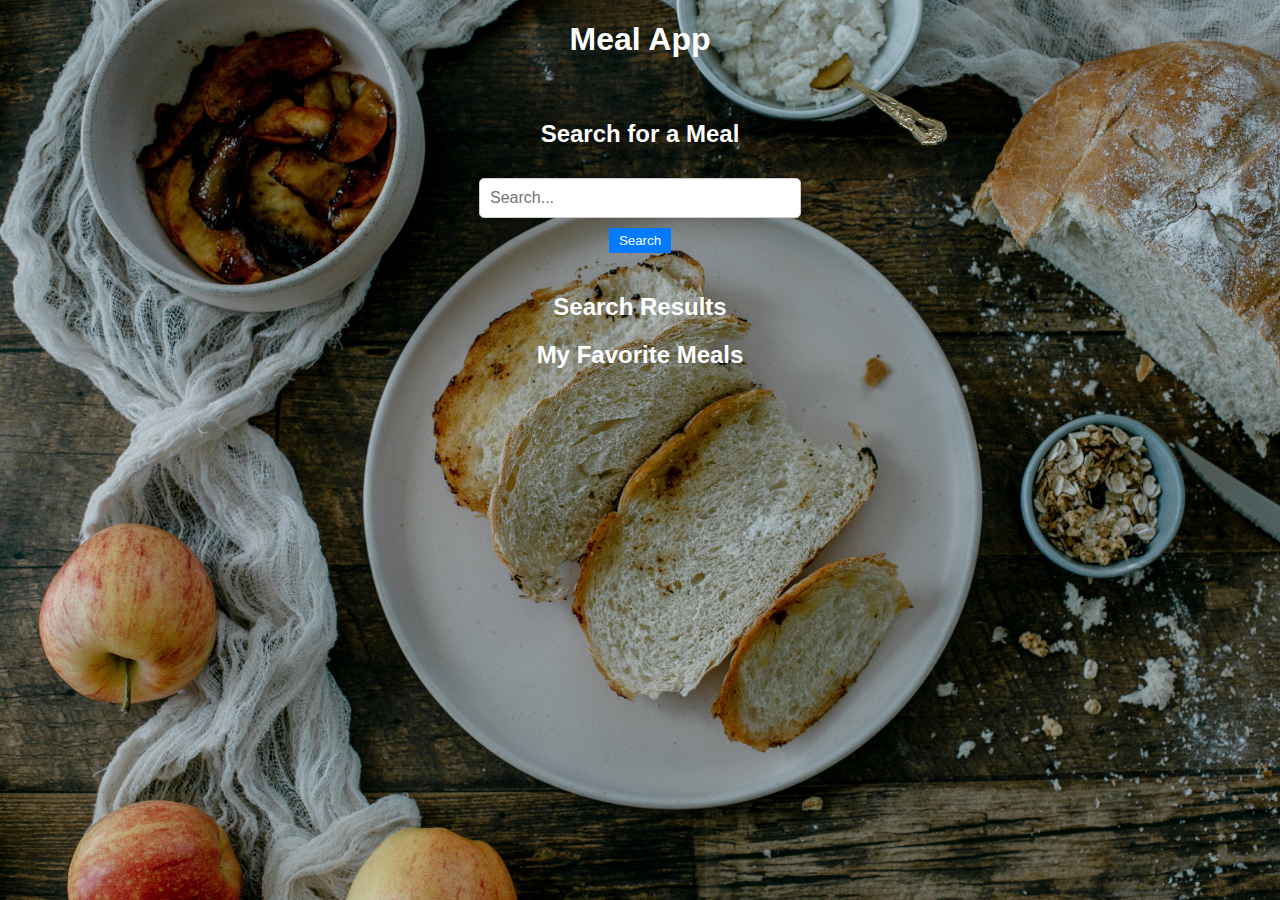
<file: index.html>
<!DOCTYPE html>
<html lang="en">
<head>
    <meta charset="UTF-8">
    <meta name="viewport" content="width=device-width, initial-scale=1.0">
    <link rel="stylesheet" href="styles.css">
    <title>Meal App</title>
</head>
<body>
    <h1>Meal App</h1>

    <div class="search-meal">
        <h2>Search for a Meal</h2>
        <input type="text" id="searchInput" placeholder="Search...">
        <button id="searchButton">Search</button>
    </div>

    <div class="search-results">
        <h2>Search Results</h2>
        <ul id="mealList" class="meal-list"></ul>
    </div>

    <div class="favorites">
        <h2>My Favorite Meals</h2>
        <ul id="favoritesList" class="favorites-list"></ul>
    </div>

    <script src="script.js"></script>
</body>
</html>
</file>
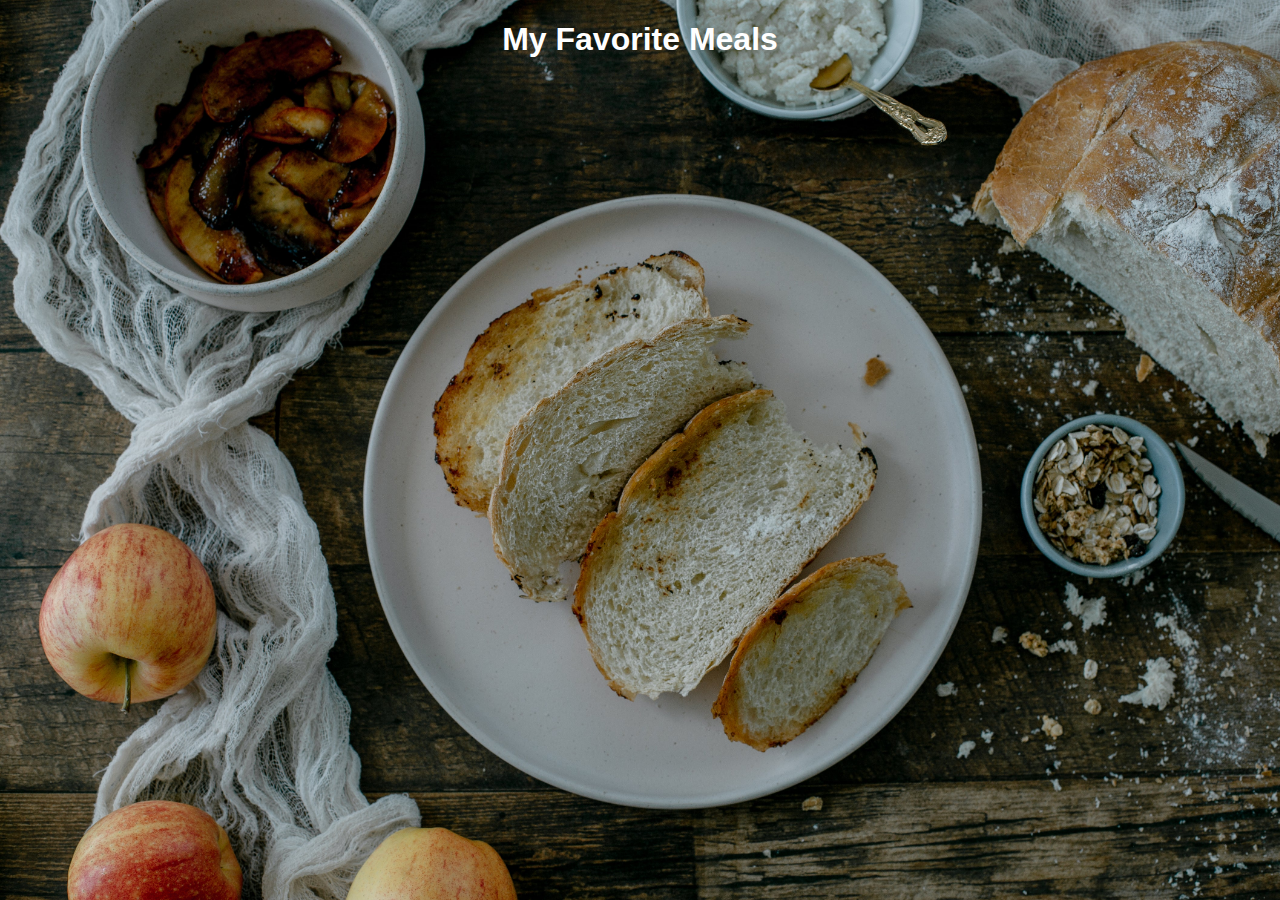
<file: favourites.html>
<!DOCTYPE html>
<html lang="en">
<head>
    <meta charset="UTF-8">
    <meta name="viewport" content="width=device-width, initial-scale=1.0">
    <link rel="stylesheet" href="styles.css">
    <title>My Favorite Meals</title>
</head>
<body>
    <h1>My Favorite Meals</h1>
    
    <div class="favorites" id="favoritesList">
        <!-- Favorite meals list will be populated here dynamically -->
    </div>

    <script src="script.js"></script>
</body>
</html>
</file>
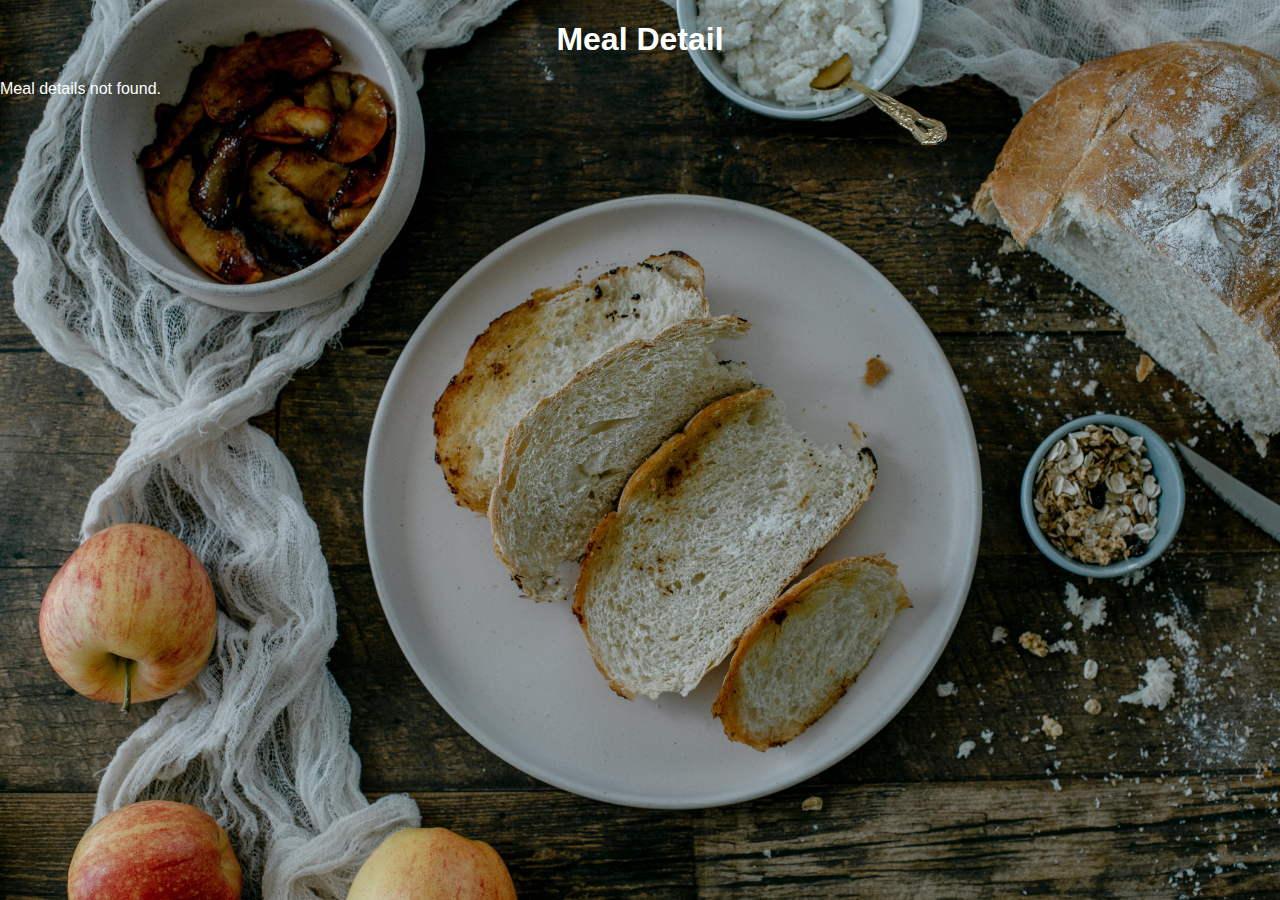
<file: meal.html>
<!DOCTYPE html>
<html lang="en">
<head>
    <meta charset="UTF-8">
    <meta name="viewport" content="width=device-width, initial-scale=1.0">
    <link rel="stylesheet" href="styles.css">
    <title>Meal Detail</title>
</head>
<body>
    <h1>Meal Detail</h1>
    
    <div class="meal-details" id="mealDetails">
        <!-- Meal details will be populated here dynamically -->
    </div>

    <script src="script.js"></script>
</body>
</html>
</file>
<file: styles.css>
/* Global styles */
body {
    font-family: Arial, sans-serif;
    background-color: rgba(0, 0, 0, 0.8); /* Set background color to transparent black */
    background-image: url('./flat-lay-of-baked-bread-with-apples-and-oats.jpg'); 
    background-repeat: no-repeat;
    background-size: cover;
    background-attachment: fixed; /* Keeps the image fixed while scrolling */
    color: #fff; /* Set text color to white */
    margin: 0;
    padding: 0;
}

.container {
    max-width: 1200px;
    margin: 0 auto;
    padding: 20px;
}

h1,
h2 {
    font-weight: bold;
    color: #fff; /* Set text color to white */
    text-align: center;
}

/* Header styles */
.header {
    background-color: rgba(255, 255, 255, 0.7); /* Semi-transparent white background for header */
    padding: 20px 0;
}

.header .title {
    font-size: 24px;
    margin: 0;
    color: #fff; /* Set text color to white */
}

/* Search bar styles */
.search-meal {
    display: flex;
    flex-direction: column;
    align-items: center;
    padding: 20px 0;
}

.search-meal .icon {
    margin-bottom: 10px;
    font-size: 20px;
    color: #fff; /* Set text color to white */
}

.search-meal input[type="text"] {
    width: 300px;
    padding: 10px;
    border: 1px solid #ccc;
    border-radius: 5px;
    font-size: 16px;
    margin-top: 10px;
    color: #000; /* Set text color to white */
}

.search-meal button {
    background-color: #007bff;
    color: #fff;
    border: none;
    padding: 5px 10px;
    cursor: pointer;
    margin-top: 10px;
}

/* Meal list styles */
.meal-list {
    list-style: none;
    padding: 0;
}

.meal-list li img {
    display: block;
    margin: 0 auto;
    max-width: 100%;
    max-height: 200px;
    height: auto;
    object-fit: cover; /* Ensure the image covers the container */
}

.meal-list li {
    margin-bottom: 20px;
    padding: 10px;
    border: 1px solid #ccc;
    border-radius: 5px;
    text-align: center;
}

.meal-list li span {
    font-weight: bold;
    color: #fff; /* Set text color to white */
}

.meal-list li button {
    background-color: #007bff;
    color: #fff;
    border: none;
    padding: 5px 10px;
    cursor: pointer;
    margin-left: 10px;
}

.meal-list li a {
    text-decoration: none;
    color: #007bff;
    margin-left: 10px;
}

/* Favorites styles */
.favorites {
    margin-top: 20px;
}

.favorites .favorite-item {
    display: flex;
    justify-content: space-between;
    align-items: center;
    margin-bottom: 10px;
    padding: 10px;
    border: 1px solid #ccc;
    border-radius: 5px;
}

.favorites .favorite-item .favorite-name {
    font-weight: bold;
    color: #fff; /* Set text color to white */
}

.favorites .favorite-item .remove-button {
    background-color: #ff0000;
    color: #fff;
    border: none;
    padding: 5px 10px;
    cursor: pointer;
}

/* Favorites list styles */
.favorites-list {
    list-style: none;
    padding: 0;
}

.favorites-list li {
    margin-bottom: 20px;
    padding: 10px;
    border: 1px solid #ccc;
    border-radius: 5px;
}

.favorites-list li span {
    font-weight: bold;
    color: #fff; /* Set text color to white */
}

.favorites-list li button {
    background-color: #ff0000;
    color: #fff;
    border: none;
    padding: 5px 10px;
    cursor: pointer;
    margin-left: 10px;
}
</file>
